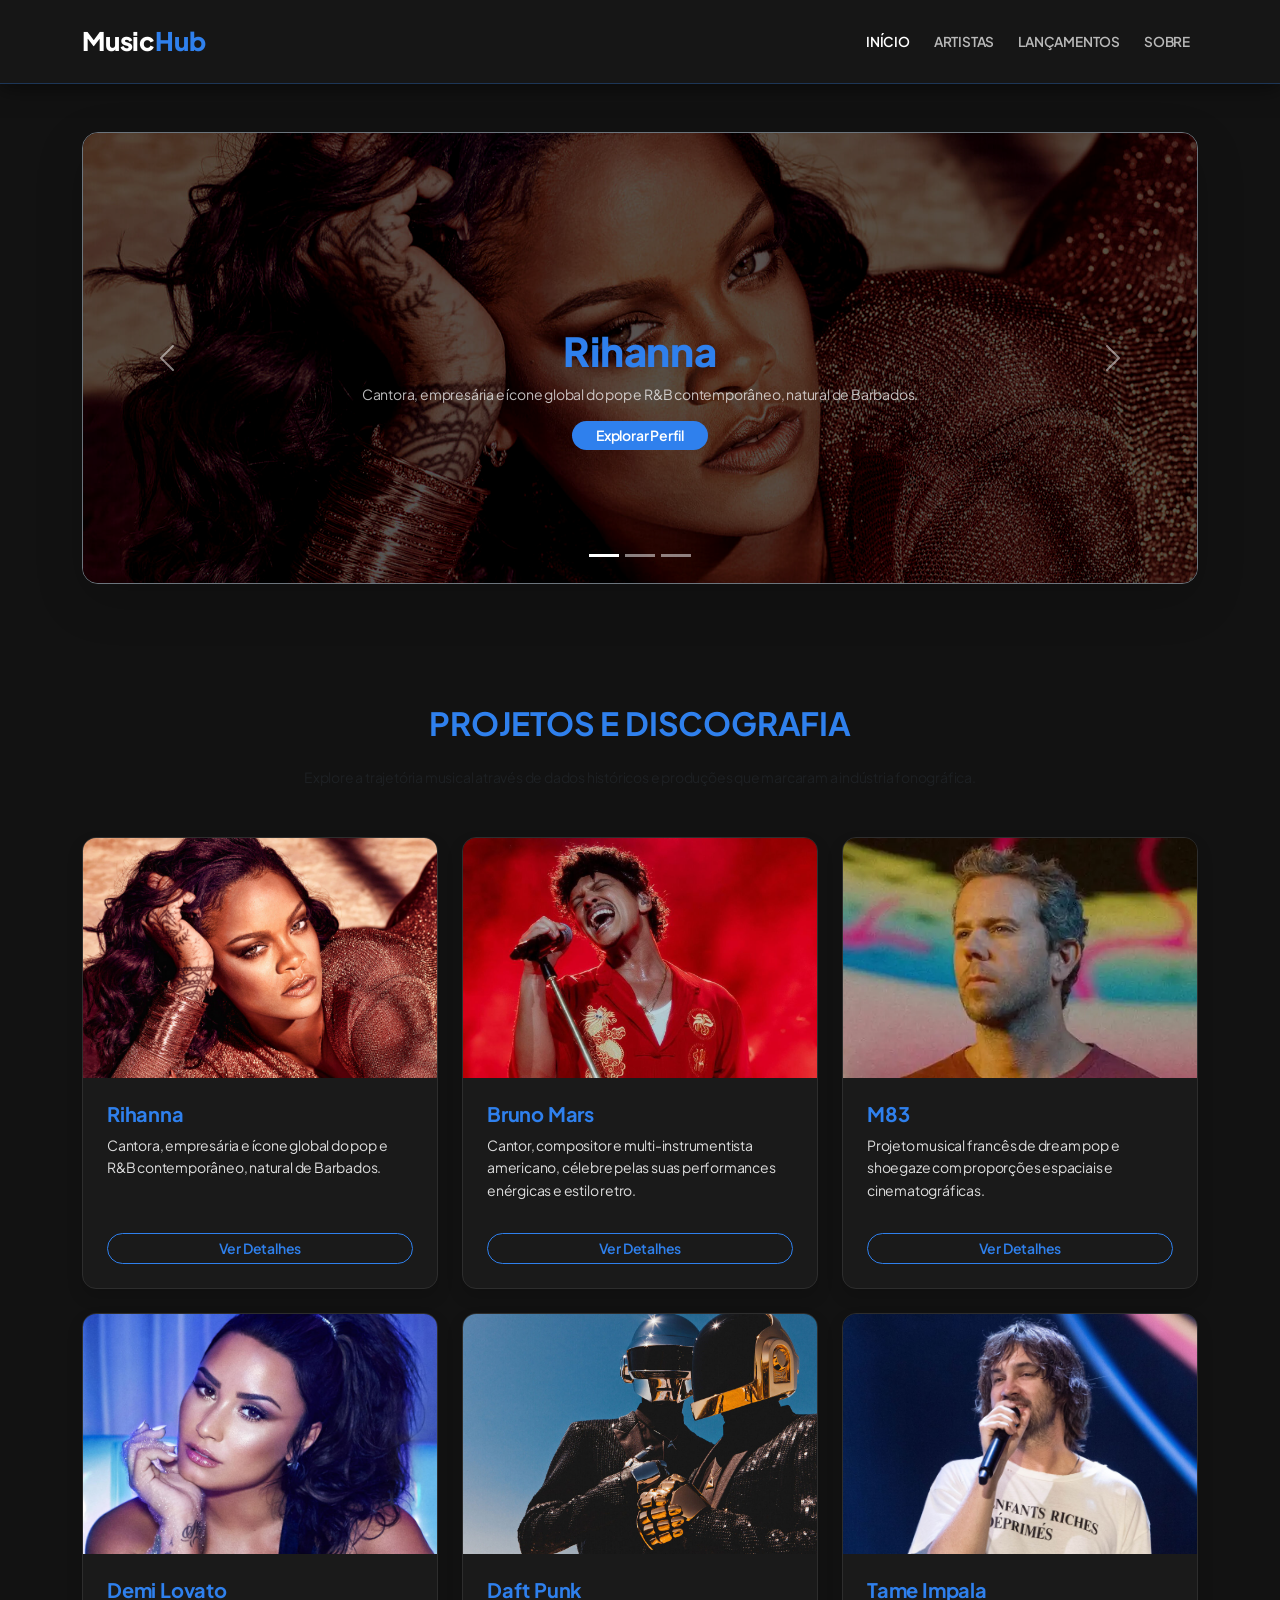
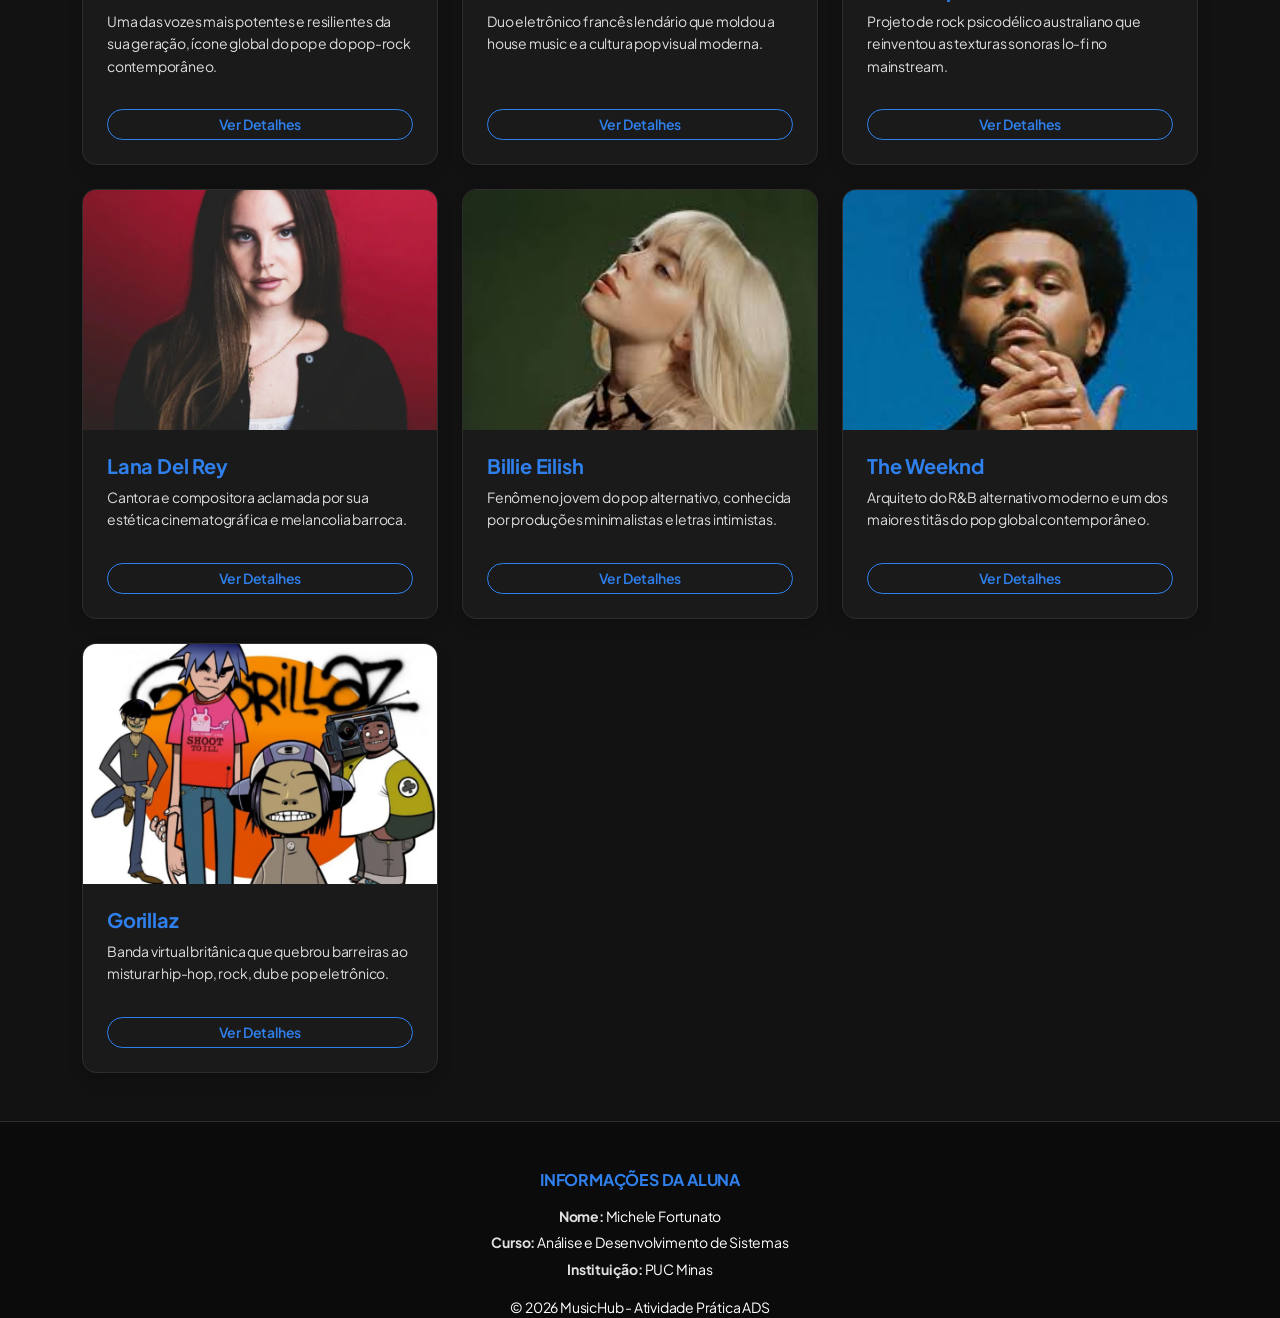
<file: index.html>
<!DOCTYPE html>
<html lang="pt-br">
<head>
    <meta charset="UTF-8">
    <meta name="viewport" content="width=device-width, initial-scale=1.0">
    <title>Music Hub | Discografia Digital</title>
    
    <link href="https://cdn.jsdelivr.net/npm/bootstrap@5.3.0/dist/css/bootstrap.min.css" rel="stylesheet">
    <link href="https://fonts.googleapis.com/css2?family=Plus+Jakarta+Sans:wght@400;600;700;800&display=swap" rel="stylesheet">
    
    <link rel="stylesheet" href="./assets/css/style.css">
</head>
<body class="musichub-theme bg-dark text-light">

    <nav class="navbar navbar-expand-lg navbar-dark navbar-custom sticky-top">
        <div class="container py-2">
            <a class="navbar-brand fs-3" href="index.html">Music<span class="brand-accent">Hub</span></a>
            <button class="navbar-toggler" type="button" data-bs-toggle="collapse" data-bs-target="#navbarNav">
                <span class="navbar-toggler-icon"></span>
            </button>
            <div class="collapse navbar-collapse justify-content-end" id="navbarNav">
                <ul class="navbar-nav gap-2">
                    <li class="nav-item"><a class="nav-link active" href="index.html">Início</a></li>
                    <li class="nav-item"><a class="nav-link" href="#artistas-section">Artistas</a></li>
                    <li class="nav-item"><a class="nav-link" href="#artistas-section">Lançamentos</a></li>
                    <li class="nav-item"><a class="nav-link" href="#informacoes-aluna">Sobre</a></li>
                </ul>
            </div>
        </div>
    </nav>

    <main class="content-wrapper container my-5">
        
        <section class="artist-hero mb-5">
            <div id="carouselExampleCaptions" class="carousel slide shadow-lg rounded-4 overflow-hidden border border-secondary" data-bs-ride="carousel">
                <div class="carousel-indicators" id="carousel-indicators-container">
                </div>
                <div class="carousel-inner" id="carousel-artistas-inner">
                </div>
                <button class="carousel-control-prev" type="button" data-bs-target="#carouselExampleCaptions" data-bs-slide="prev">
                    <span class="carousel-control-prev-icon" aria-hidden="true"></span>
                    <span class="visually-hidden">Anterior</span>
                </button>
                <button class="carousel-control-next" type="button" data-bs-target="#carouselExampleCaptions" data-bs-slide="next">
                    <span class="carousel-control-next-icon" aria-hidden="true"></span>
                    <span class="visually-hidden">Próximo</span>
                </button>
            </div>
        </section>

        <section class="discography mb-5 pt-4" id="artistas-section">
            <div class="text-center my-5">
                <h2 class="text-center text-blue-custom fw-bold my-4">PROJETOS E DISCOGRAFIA</h2>
                <p class="text-muted small">Explore a trajetória musical através de dados históricos e produções que marcaram a indústria fonográfica.</p>
            </div>
            
            <div class="row row-cols-1 row-cols-md-2 row-cols-lg-3 g-4" id="lista-artistas-cards">
            </div>
        </section>

    </main>

    <footer class="main-footer mt-5 pt-5 border-top border-secondary text-center" id="informacoes-aluna">
        <div class="footer-student-info small text-muted">
            <h5 class="text-uppercase fw-bold text-warning tracking-widest fs-6 mb-3">Informações da Aluna</h5>
            <p class="mb-1"><strong class="text-white">Nome:</strong> Michele Fortunato</p>
            <p class="mb-1"><strong class="text-white">Curso:</strong> Análise e Desenvolvimento de Sistemas</p>
            <p class="mb-3"><strong class="text-white">Instituição:</strong> PUC Minas </p>
            <p class="mb-0 text-warning-50">&copy; 2026 MusicHub - Atividade Prática ADS</p>
        </div>
    </footer>

    <script src="https://cdn.jsdelivr.net/npm/bootstrap@5.3.0/dist/js/bootstrap.bundle.min.js"></script>
    <script src="./assets/js/app.js"></script>
</body>
</html>
</file>
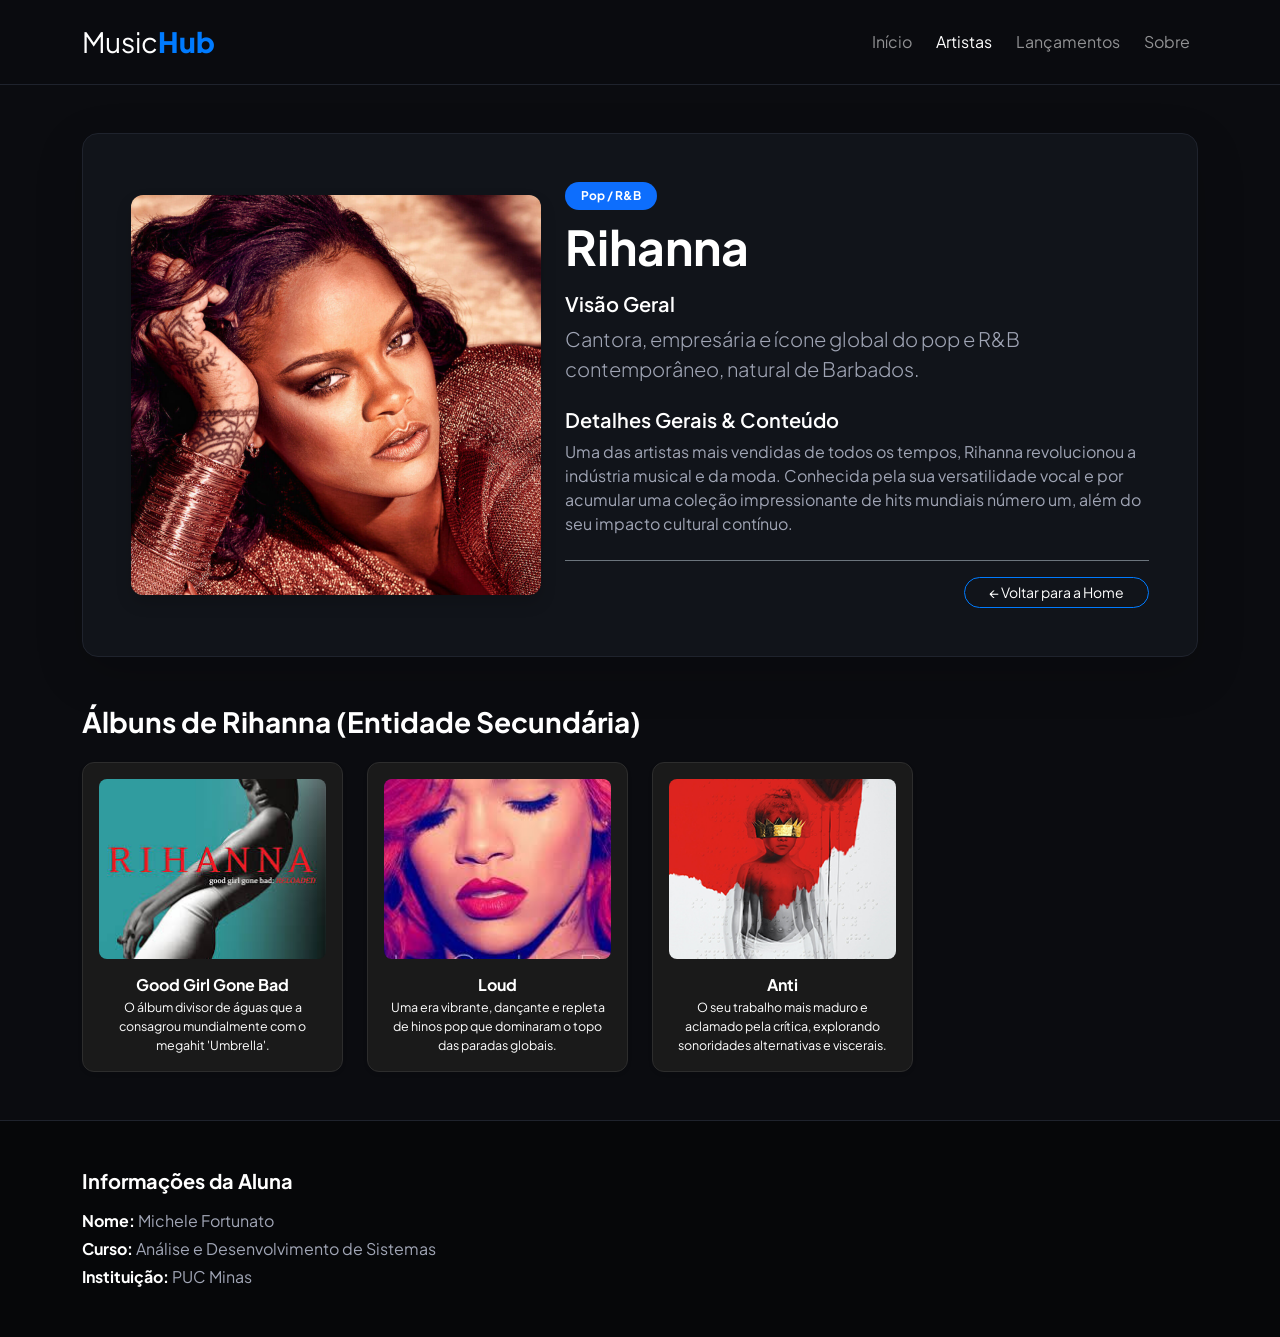
<file: detalhe.html>
<!DOCTYPE html>
<html lang="pt-BR">
<head>
  <meta charset="UTF-8">
  <meta name="viewport" content="width=device-width, initial-scale=1.0">
  <title>MusicHub - Detalhes do Artista</title>
  <link href="https://cdn.jsdelivr.net/npm/bootstrap@5.3.2/dist/css/bootstrap.min.css" rel="stylesheet">
  <link rel="preconnect" href="https://fonts.googleapis.com">
  <link rel="preconnect" href="https://fonts.gstatic.com" crossorigin>
  <link href="https://fonts.googleapis.com/css2?family=Plus+Jakarta+Sans:wght@400;600;700;800&display=swap" rel="stylesheet">
  <link rel="stylesheet" href="./assets/css/detalhe.css">
</head>
<body>

  <nav class="navbar navbar-expand-lg navbar-dark navbar-custom sticky-top">
    <div class="container py-2">
      <a class="navbar-brand fs-3" href="index.html">Music<span class="brand-accent">Hub</span></a>
      <button class="navbar-toggler" type="button" data-bs-toggle="collapse" data-bs-target="#navbarNav">
        <span class="navbar-toggler-icon"></span>
      </button>
      <div class="collapse navbar-collapse justify-content-end" id="navbarNav">
        <ul class="navbar-nav gap-2">
          <li class="nav-item"><a class="nav-link" href="index.html">Início</a></li>
          <li class="nav-item"><a class="nav-link active" href="#">Artistas</a></li>
          <li class="nav-item"><a class="nav-link" href="#">Lançamentos</a></li>
          <li class="nav-item"><a class="nav-link" href="#">Sobre</a></li>
        </ul>
      </div>
    </div>
  </nav>

  <main class="container my-5" id="detalhe-artista-container">
    <div class="p-4 p-md-5 detail-hero-card shadow-lg mb-5">
      <div class="row g-4 align-items-center">
        
        <div class="col-lg-5">
          <img id="detalhe-foto" src="" alt="Foto do Artista" class="img-fluid detail-img shadow">
        </div>
        
        <div class="col-lg-7">
          <span class="badge bg-primary px-3 py-2 rounded-pill mb-2" id="artista-genero">Gênero</span>
          <h1 class="display-5 fw-bold text-yellow-custom mb-3" id="artista-nome">Carregando...</h1>
          
          <h5 class="text-white fw-semibold mb-2">Visão Geral</h5>
          <p class="lead text-muted-custom mb-4" id="artista-resumo">Carregando informações resumidas...</p>
          
          <h5 class="text-white fw-semibold mb-2">Detalhes Gerais &amp; Conteúdo</h5>
          <p class="text-muted-custom mb-4" id="artista-biografia">Carregando biografia completa do artista do banco de dados...</p>
          
          <div class="d-flex align-items-center justify-content-end border-top border-secondary pt-3">
            <a href="index.html" class="btn btn-outline-custom rounded-pill px-4 btn-sm">&larr; Voltar para a Home</a>
          </div>
        </div>

      </div>
    </div>

    <section class="my-5">
      <h3 class="text-yellow-custom fw-bold mb-4" id="titulo-galeria">Álbuns do Artista (Entidade Secundária)</h3>
      <div class="row row-cols-1 row-cols-md-2 row-cols-lg-4 g-4" id="albuns-container">
      </div>
    </section>
  </main>

  <footer class="py-5 mt-auto">
    <div class="container text-center text-md-start">
      <div class="row justify-content-between align-items-center g-4">
        <div class="col-md-6">
          <h5 class="text-white fw-bold mb-3">Informações da Aluna</h5>
          <p class="mb-1 m-0"><strong class="text-white">Nome:</strong> Michele Fortunato</p>
          <p class="mb-1 m-0"><strong class="text-white">Curso:</strong> Análise e Desenvolvimento de Sistemas</p>
          <p class="mb-0 m-0"><strong class="text-white">Instituição:</strong> PUC Minas </p>
        </div>
      </div>
    </div>
  </footer>

  <script src="https://cdn.jsdelivr.net/npm/bootstrap@5.3.2/dist/js/bootstrap.bundle.min.js"></script>
  <script src="./assets/js/app.js"></script>
</body>
</html>
</file>
<file: assets/css/style.css>
:root {
    --bg-main: #121212;
    --bg-card: #1a1a1a;
    --bg-nav: #161616;
    --border-color: #2d2d2d;
    --text-primary-blue: #2f80ed; 
    --border-blue: #1f509e;
}

* {
    margin: 0;
    padding: 0;
    box-sizing: border-box;
}

body.musichub-theme {
    font-family: 'Plus Jakarta Sans', sans-serif;
    background-color: var(--bg-main) !important;
    color: #ffffff !important;
    line-height: 1.6;
    overflow-x: hidden;
    letter-spacing: -0.2px;
}


.navbar-custom {
    background-color: var(--bg-nav) !important;
    border-bottom: 1px solid rgba(47, 128, 237, 0.3) !important;
    box-shadow: 0 4px 20px rgba(0,0,0,0.5);
}


.navbar-brand {
    color: #ffffff !important; 
    font-size: 1.6rem !important;
    font-weight: 800 !important;
}

.brand-accent {
    color: var(--text-primary-blue) !important; 
}

.navbar-nav .nav-link {
    color: rgba(255, 255, 255, 0.7) !important;
    font-weight: 600;
    font-size: 0.85rem;
    text-transform: uppercase;
    transition: color 0.2s ease;
}

.navbar-nav .nav-link:hover {
    color: var(--text-primary-blue) !important;
}

.navbar-nav .nav-link.active {
    color: #ffffff !important;
}

.text-blue-custom, .text-warning {
    color: var(--text-primary-blue) !important;
    font-weight: 800;
}

.carousel-img-style {
    height: 450px;
    object-fit: cover;
    filter: brightness(0.35) contrast(1.05);
}

.custom-caption-box {
    bottom: 25% !important;
    max-width: 600px;
    margin: 0 auto;
}

.btn-blue-custom {
    background-color: transparent !important;
    color: var(--text-primary-blue) !important;
    border: 1px solid var(--text-primary-blue) !important;
    transition: all 0.3s ease;
}

.btn-blue-custom:hover {
    background-color: var(--text-primary-blue) !important;
    color: #ffffff !important;
    box-shadow: 0 0 15px rgba(47, 128, 237, 0.4);
}

.btn-blue-solid {
    background-color: var(--text-primary-blue) !important;
    color: #ffffff !important;
    border: none !important;
    font-weight: 600;
}

.btn-blue-solid:hover {
    background-color: var(--border-blue) !important;
    color: #ffffff !important;
    box-shadow: 0 0 15px rgba(47, 128, 237, 0.5);
}

.musichub-card {
    background-color: var(--bg-card) !important;
    border: 1px solid var(--border-color) !important;
    border-radius: 14px !important;
    overflow: hidden;
    transition: transform 0.3s cubic-bezier(0.25, 1, 0.5, 1), border-color 0.3s ease;
}

.musichub-card:hover {
    transform: translateY(-6px);
    border-color: var(--text-primary-blue) !important;
    box-shadow: 0 12px 30px rgba(47, 128, 237, 0.15) !important;
}

.card-img-style {
    height: 240px;
    object-fit: cover;
}

.musichub-card .card-body p,
.style-card-desc,
.album-desc-text,
.card-text {
    color: #ffffff !important;
    opacity: 0.85;
}

.section-title-blue {
    color: var(--text-primary-blue) !important;
    text-transform: uppercase;
    letter-spacing: 2px;
    font-weight: 700;
}


.main-footer {
    background-color: #0b0b0b !important;
    border-top: 1px solid var(--border-color) !important;
}

.footer-student-info p {
    color: #ffffff !important;
}

.footer-student-info strong {
    color: #e0e0e0 !important;
}

@media (max-width: 768px) {
    .carousel-img-style {
        height: 280px;
    }
    .custom-caption-box {
        bottom: 10% !important;
    }
    .navbar-brand {
        text-align: center;
        width: 100%;
        margin-right: 0;
    }
    .navbar-nav {
        text-align: center;
        padding-top: 10px;
    }
}
</file>
<file: assets/css/detalhe.css>
:root {
      --bg-dark: #0b0c10;
      --card-bg: #11141a;
      --accent-blue: #007bff;
      --accent-yellow: #007bff;
      --text-muted: #a0a5b5;
    }

    body {
      background-color: var(--bg-dark);
      color: #ffffff;
      font-family: 'Plus Jakarta Sans', sans-serif;
    }

    .navbar-custom {
      background-color: rgba(11, 12, 16, 0.95);
      border-bottom: 1px solid #1f232d;
    }
    .brand-accent {
      color: var(--accent-blue);
      font-weight: 800;
    }

    .detail-hero-card {
      background-color: var(--card-bg);
      border: 1px solid #1f232d;
      border-radius: 16px;
      overflow: hidden;
    }
    .detail-img {
      width: 100%;
      height: 400px;
      object-fit: cover;
      border-radius: 12px;
    }
    .text-blue-custom {
      color: var(--accent-blue);
    }
    .text-muted-custom {
      color: var(--text-muted);
    }

    .btn-outline-custom {
      border: 1px solid var(--accent-blue);
      color: #ffffff;
      transition: all 0.3s ease;
    }
    .btn-outline-custom:hover {
      background-color: var(--accent-blue);
      color: #ffffff;
      box-shadow: 0 0 15px rgba(0, 123, 255, 0.4);
    }

    footer {
      background-color: #060709;
      border-top: 1px solid #1f232d;
      color: var(--text-muted);
    }
</file>
